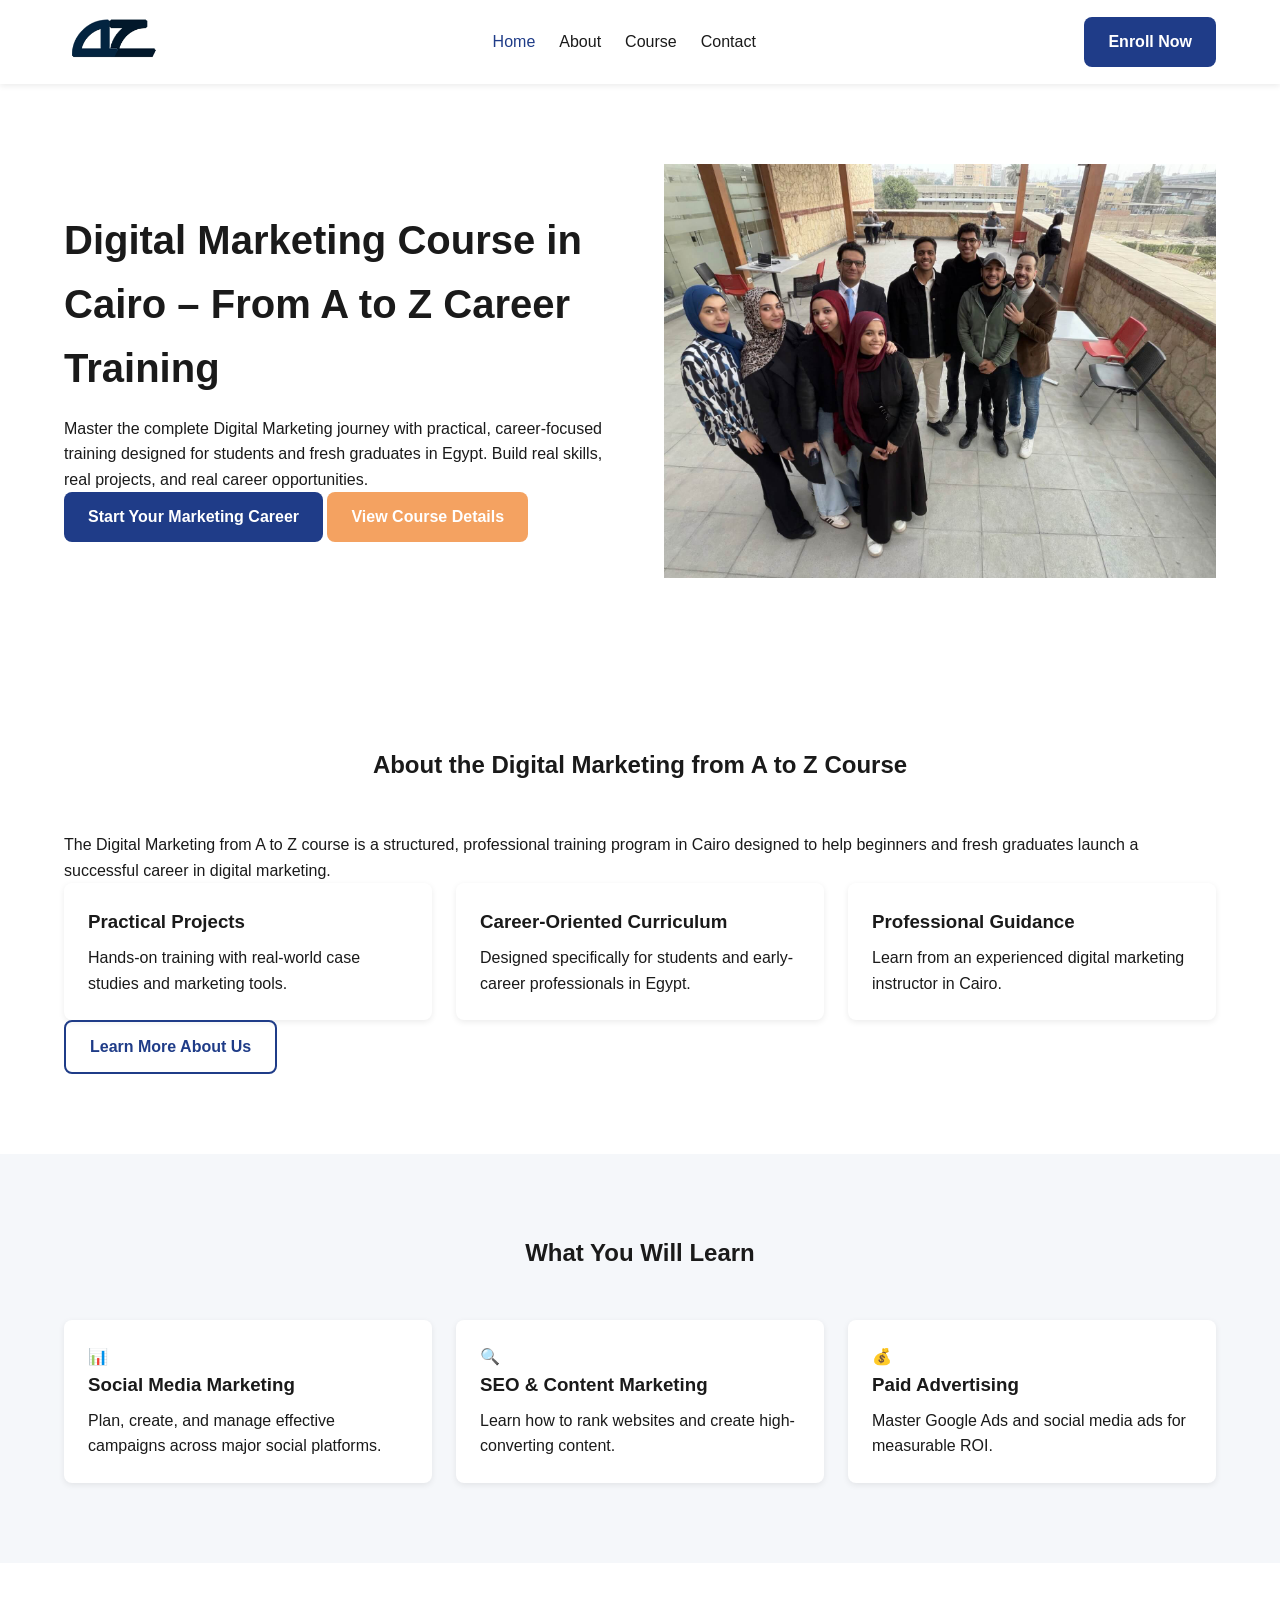
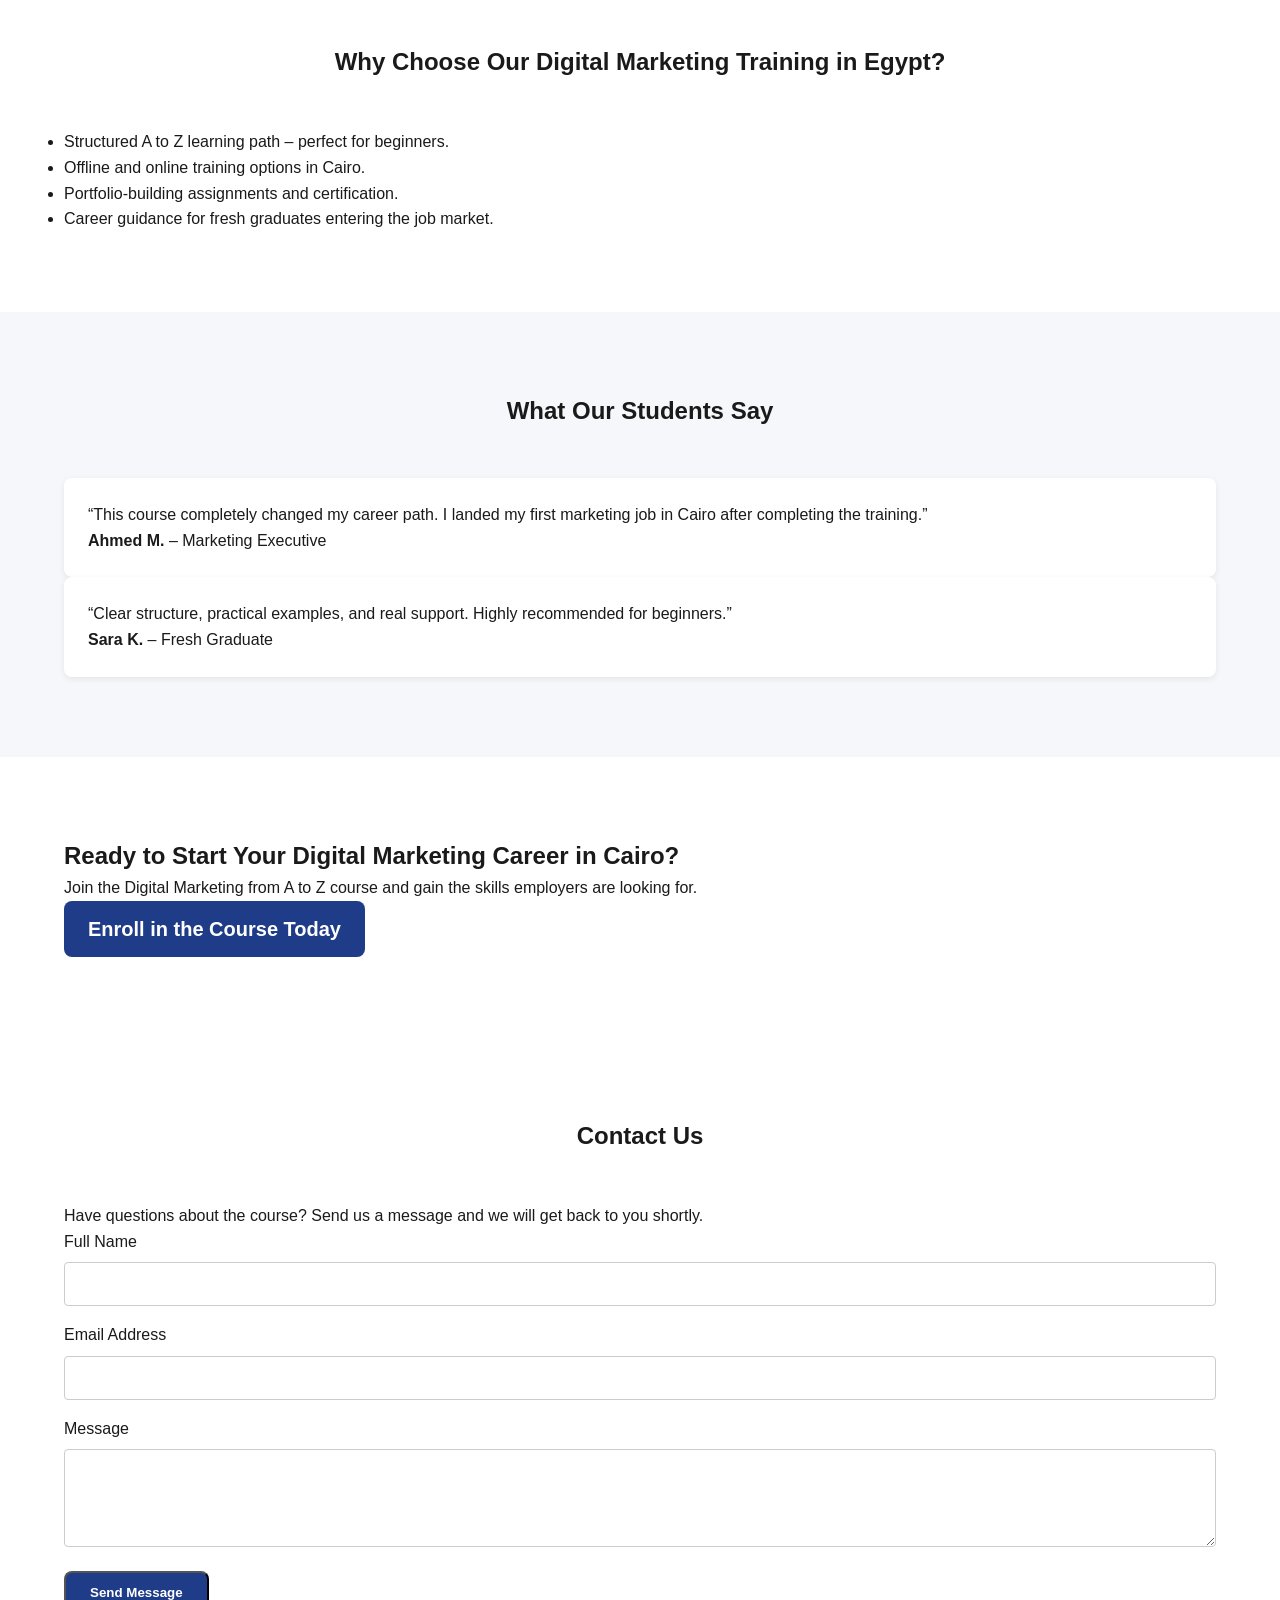
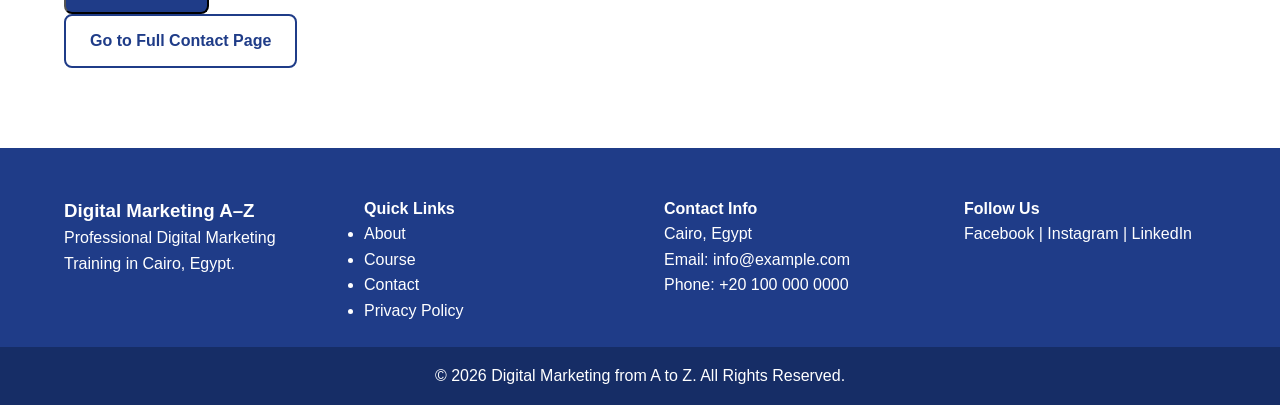
<file: index.html>
<!DOCTYPE html>
<html lang="en">
<head>
<!-- Google tag (gtag.js) -->
<script async src="https://www.googletagmanager.com/gtag/js?id=G-8VX7QD8GP1"></script>
<script>
  window.dataLayer = window.dataLayer || [];
  function gtag(){dataLayer.push(arguments);}
  gtag('js', new Date());

  gtag('config', 'G-8VX7QD8GP1');
</script>
    <!-- Basic Meta -->
    <meta charset="UTF-8">
    <meta http-equiv="X-UA-Compatible" content="IE=edge">
    <meta name="viewport" content="width=device-width, initial-scale=1.0">

    <!-- SEO Meta -->
    <title>Digital Marketing Course in Cairo | Digital Marketing from A to Z</title>
    <meta name="description" content="Join the best Digital Marketing Course in Cairo. Digital Marketing from A to Z training designed for students and fresh graduates in Egypt. Learn practical skills and launch your marketing career.">
    <meta name="keywords" content="Digital Marketing Course in Cairo, Digital Marketing Training Egypt, Digital Marketing Course for Beginners, Digital Marketing from A to Z, Marketing Course for Students Egypt, Learn Digital Marketing in Cairo, Digital Marketing Certification Egypt, Online and Offline Marketing Course Cairo, Best Digital Marketing Instructor in Egypt, Digital Marketing Career for Fresh Graduates">
    <meta name="author" content="Digital Marketing from A to Z">
    <meta name="robots" content="index, follow">
    <link rel="canonical" href="https://dm-six-tau.vercel.app/index.html">

    <!-- Open Graph -->
    <meta property="og:title" content="Digital Marketing Course in Cairo | Digital Marketing from A to Z">
    <meta property="og:description" content="Professional Digital Marketing Training in Egypt. Learn Digital Marketing from A to Z and start your career in Cairo.">
    <meta property="og:type" content="website">
    <meta property="og:url" content="https://dm-six-tau.vercel.app/">
    <meta property="og:image" content="https://dm-six-tau.vercel.app/assets/og-image.jpg">

    <!-- Twitter Card -->
    <meta name="twitter:card" content="summary_large_image">
    <meta name="twitter:title" content="Digital Marketing Course in Cairo">
    <meta name="twitter:description" content="Learn Digital Marketing from A to Z in Cairo. Designed for students and fresh graduates.">
    <meta name="twitter:image" content="https://dm-six-tau.vercel.app/assets/og-image.jpg">
<meta name="google-site-verification" content="6Tqlb5o2DvZ7Md0KZqrXI76yMkRutJjKHarq_cR26zA" />
    <link rel="stylesheet" href="main.css">
</head>
<body>

<header class="header" role="banner">
    <div class="container header__container">
        <div class="header__logo">
            <a href="index.html" aria-label="Digital Marketing from A to Z Home">
               
			   <img class="logo" src="logo.png" alt="Digital Marketing Course from A to Z Home"/>
            </a>
        </div>

        <nav class="nav" role="navigation" aria-label="Main Navigation">
            <ul class="nav__list" id="primary-menu">
                <li class="nav__item"><a href="index.html" class="nav__link nav__link--active">Home</a></li>
                <li class="nav__item"><a href="about.html" class="nav__link">About</a></li>
                <li class="nav__item"><a href="course.html" class="nav__link">Course</a></li>
                <li class="nav__item"><a href="contact.html" class="nav__link">Contact</a></li>
            </ul>
        </nav>

        <div class="header__cta">
            <a href="contact.html" class="btn btn--primary">Enroll Now</a>
        </div>

        <button class="nav-toggle" aria-label="Toggle navigation menu" aria-expanded="false" aria-controls="primary-menu">
            <span class="nav-toggle__bar"></span>
            <span class="nav-toggle__bar"></span>
            <span class="nav-toggle__bar"></span>
        </button>
    </div>
</header>

<main class="main-content" role="main">

    <!-- Hero Section -->
    <section class="hero">
        <div class="container hero__container">
            <div class="hero__content">
                <h1>Digital Marketing Course in Cairo – From A to Z Career Training</h1>
                <p>
                    Master the complete Digital Marketing journey with practical, career-focused training designed for students and fresh graduates in Egypt. Build real skills, real projects, and real career opportunities.
                </p>
                <div class="hero__actions">
                    <a href="contact.html" class="btn btn--primary">Start Your Marketing Career</a>
                    <a href="course.html" class="btn btn--secondary">View Course Details</a>
                </div>
            </div>
            <div class="hero__visual">
                <img src="digital-mrketing-course.jpeg" alt="Digital Marketing Training in Cairo classroom illustration">
            </div>
        </div>
    </section>

    <!-- About Preview -->
    <section class="about-preview section">
        <div class="container">
            <header class="section__header">
                <h2>About the Digital Marketing from A to Z Course</h2>
            </header>
            <article class="about-preview__content">
                <p>
                    The Digital Marketing from A to Z course is a structured, professional training program in Cairo designed to help beginners and fresh graduates launch a successful career in digital marketing.
                </p>
                <div class="about-preview__highlights grid grid--3">
                    <div class="card">
                        <h3 class="card__title">Practical Projects</h3>
                        <p class="card__text">Hands-on training with real-world case studies and marketing tools.</p>
                    </div>
                    <div class="card">
                        <h3 class="card__title">Career-Oriented Curriculum</h3>
                        <p class="card__text">Designed specifically for students and early-career professionals in Egypt.</p>
                    </div>
                    <div class="card">
                        <h3 class="card__title">Professional Guidance</h3>
                        <p class="card__text">Learn from an experienced digital marketing instructor in Cairo.</p>
                    </div>
                </div>
                <div class="section__cta">
                    <a href="about.html" class="btn btn--outline">Learn More About Us</a>
                </div>
            </article>
        </div>
    </section>

    <!-- Services / Features -->
    <section class="features section section--light">
        <div class="container">
            <header class="section__header">
                <h2>What You Will Learn</h2>
            </header>
            <div class="grid grid--3">
                <article class="card">
                    <div class="card__icon" aria-hidden="true">📊</div>
                    <h3 class="card__title">Social Media Marketing</h3>
                    <p class="card__text">Plan, create, and manage effective campaigns across major social platforms.</p>
                </article>

                <article class="card">
                    <div class="card__icon" aria-hidden="true">🔍</div>
                    <h3 class="card__title">SEO & Content Marketing</h3>
                    <p class="card__text">Learn how to rank websites and create high-converting content.</p>
                </article>

                <article class="card">
                    <div class="card__icon" aria-hidden="true">💰</div>
                    <h3 class="card__title">Paid Advertising</h3>
                    <p class="card__text">Master Google Ads and social media ads for measurable ROI.</p>
                </article>
            </div>
        </div>
    </section>

    <!-- Why Choose Us -->
    <section class="why section">
        <div class="container">
            <header class="section__header">
                <h2>Why Choose Our Digital Marketing Training in Egypt?</h2>
            </header>
            <ul class="why__list">
                <li>Structured A to Z learning path – perfect for beginners.</li>
                <li>Offline and online training options in Cairo.</li>
                <li>Portfolio-building assignments and certification.</li>
                <li>Career guidance for fresh graduates entering the job market.</li>
            </ul>
        </div>
    </section>

    <!-- Testimonials -->
    <section class="testimonials section section--light">
        <div class="container">
            <header class="section__header">
                <h2>What Our Students Say</h2>
            </header>
            <div class="testimonials__wrapper" aria-live="polite">
                <article class="card testimonial">
                    <p class="testimonial__text">
                        “This course completely changed my career path. I landed my first marketing job in Cairo after completing the training.”
                    </p>
                    <div class="testimonial__author">
                        <strong>Ahmed M.</strong> – Marketing Executive
                    </div>
                </article>

                <article class="card testimonial">
                    <p class="testimonial__text">
                        “Clear structure, practical examples, and real support. Highly recommended for beginners.”
                    </p>
                    <div class="testimonial__author">
                        <strong>Sara K.</strong> – Fresh Graduate
                    </div>
                </article>
            </div>
        </div>
    </section>

    <!-- Call To Action -->
    <section class="cta section">
        <div class="container cta__container">
            <h2>Ready to Start Your Digital Marketing Career in Cairo?</h2>
            <p>Join the Digital Marketing from A to Z course and gain the skills employers are looking for.</p>
            <a href="contact.html" class="btn btn--primary btn--large">Enroll in the Course Today</a>
        </div>
    </section>

    <!-- Contact Preview -->
    <section class="contact-preview section">
        <div class="container">
            <header class="section__header">
                <h2>Contact Us</h2>
            </header>

            <p>Have questions about the course? Send us a message and we will get back to you shortly.</p>

            <form class="form" action="#" method="post" novalidate aria-labelledby="contact-form-title">
                <div class="form__group">
                    <label for="name" class="form__label">Full Name</label>
                    <input type="text" id="name" name="name" class="form__input" required aria-required="true">
                </div>

                <div class="form__group">
                    <label for="email" class="form__label">Email Address</label>
                    <input type="email" id="email" name="email" class="form__input" required aria-required="true">
                </div>

                <div class="form__group">
                    <label for="message" class="form__label">Message</label>
                    <textarea id="message" name="message" class="form__textarea" rows="4" required aria-required="true"></textarea>
                </div>

                <button type="submit" class="btn btn--primary">Send Message</button>
            </form>

            <div class="section__cta">
                <a href="contact.html" class="btn btn--outline">Go to Full Contact Page</a>
            </div>
        </div>
    </section>

</main>

<footer class="footer" role="contentinfo">
    <div class="container footer__container">
        <div class="footer__brand">
            <h3>Digital Marketing A–Z</h3>
            <p>Professional Digital Marketing Training in Cairo, Egypt.</p>
        </div>

        <div class="footer__links">
            <h4>Quick Links</h4>
            <ul>
                <li><a href="about.html">About</a></li>
                <li><a href="course.html">Course</a></li>
                <li><a href="contact.html">Contact</a></li>
                <li><a href="privacy.html">Privacy Policy</a></li>
            </ul>
        </div>

        <div class="footer__contact">
            <h4>Contact Info</h4>
            <p>Cairo, Egypt</p>
            <p>Email: info@example.com</p>
            <p>Phone: +20 100 000 0000</p>
        </div>

        <div class="footer__social">
            <h4>Follow Us</h4>
            <p>Facebook | Instagram | LinkedIn</p>
        </div>
    </div>

    <div class="footer__bottom">
        <p>&copy; 2026 Digital Marketing from A to Z. All Rights Reserved.</p>
    </div>
</footer>

<script src="main.js"></script>

<!-- Structured Data -->
<script type="application/ld+json">
{
  "@context": "https://schema.org",
  "@type": "EducationalOrganization",
  "name": "Digital Marketing from A to Z",
  "description": "Digital Marketing Course in Cairo for students and fresh graduates in Egypt.",
  "address": {
    "@type": "PostalAddress",
    "addressLocality": "Cairo",
    "addressCountry": "Egypt"
  }
}
</script>

</body>
</html>
</file>
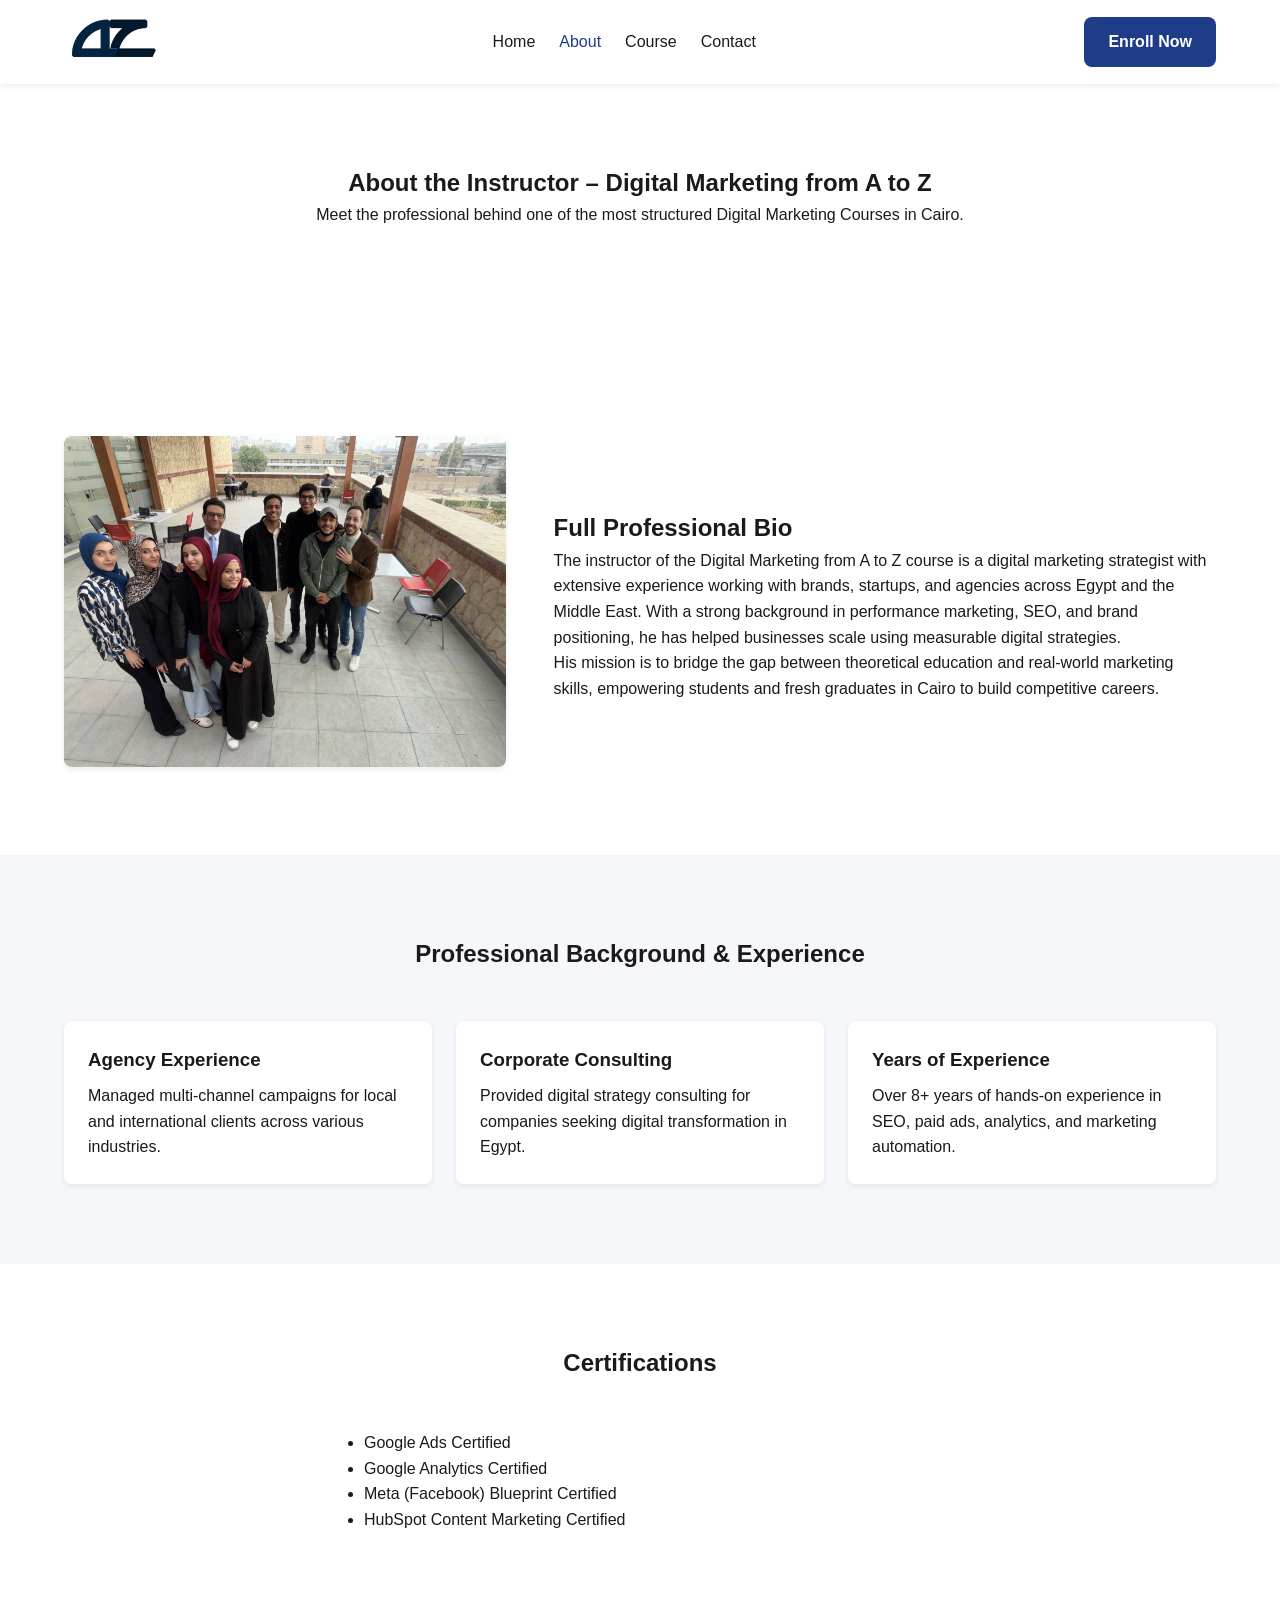
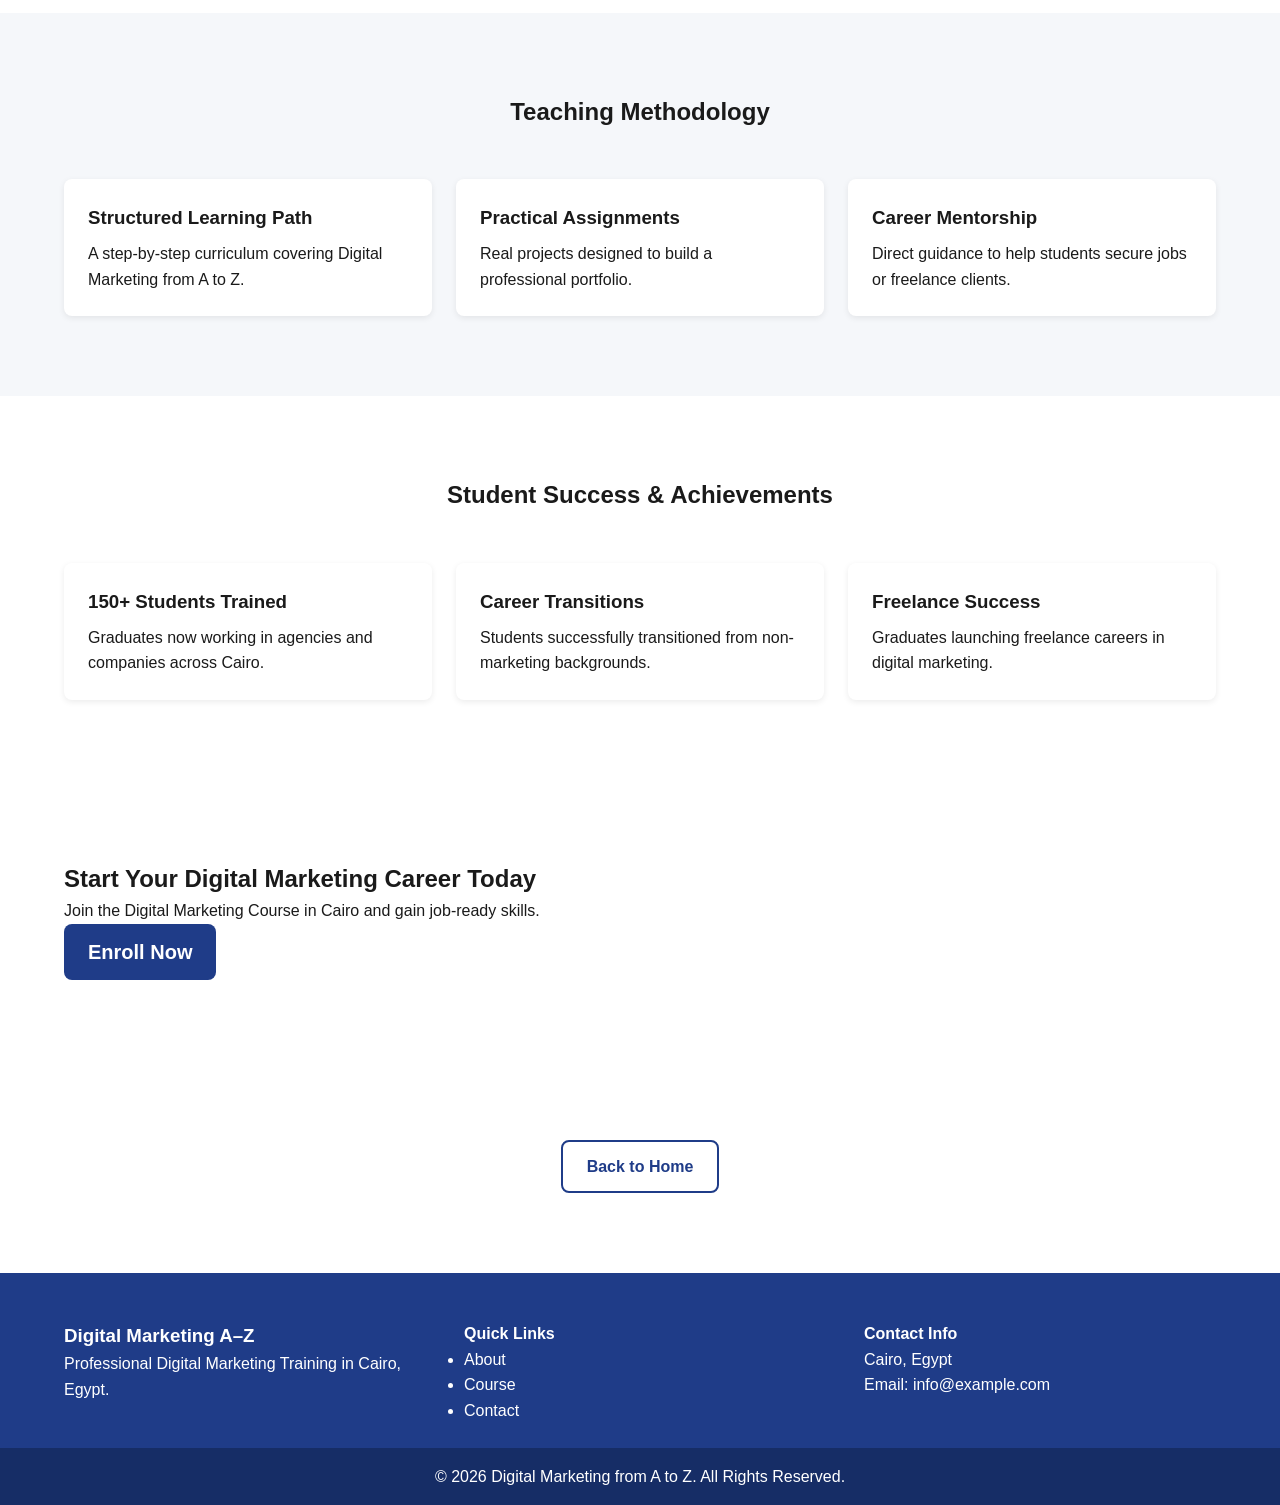
<file: about.html>
<!DOCTYPE html>
<html lang="en">
<head>
<!-- Google tag (gtag.js) -->
<script async src="https://www.googletagmanager.com/gtag/js?id=G-8VX7QD8GP1"></script>
<script>
  window.dataLayer = window.dataLayer || [];
  function gtag(){dataLayer.push(arguments);}
  gtag('js', new Date());

  gtag('config', 'G-8VX7QD8GP1');
</script>
    <!-- Basic Meta -->
    <meta charset="UTF-8">
    <meta http-equiv="X-UA-Compatible" content="IE=edge">
    <meta name="viewport" content="width=device-width, initial-scale=1.0">

    <!-- SEO Meta -->
    <title>About the Instructor | Digital Marketing Course in Cairo</title>
    <meta name="description" content="Meet the instructor behind the Digital Marketing from A to Z course in Cairo. Discover professional experience, certifications, teaching methodology, and student success stories.">
    <meta name="keywords" content="Best Digital Marketing Instructor in Egypt, Digital Marketing Certification Egypt, Digital Marketing Training Egypt, Learn Digital Marketing in Cairo">
    <meta name="author" content="Digital Marketing from A to Z">
    <meta name="robots" content="index, follow">
    <link rel="canonical" href="https://dm-six-tau.vercel.app/about.html">

    <!-- Open Graph -->
    <meta property="og:title" content="About the Instructor | Digital Marketing from A to Z">
    <meta property="og:description" content="Professional background, certifications, and achievements of the Digital Marketing Course instructor in Cairo.">
    <meta property="og:type" content="website">
    <meta property="og:url" content="https://dm-six-tau.vercel.app/about.html">
    <meta property="og:image" content="https://dm-six-tau.vercel.app/assets/og-image.jpg">

    <!-- Twitter -->
    <meta name="twitter:card" content="summary_large_image">
    <meta name="twitter:title" content="About the Digital Marketing Instructor">
    <meta name="twitter:description" content="Learn about the experience and achievements behind the Digital Marketing Course in Cairo.">
    <meta name="twitter:image" content="https://dm-six-tau.vercel.app/assets/og-image.jpg">

    <link rel="stylesheet" href="main.css">
</head>
<body>

<header class="header" role="banner">
    <div class="container header__container">
        <div class="header__logo">
            <a href="index.html" aria-label="Digital Marketing from A to Z Home">
               			   <img class="logo" src="logo.png" alt="Digital Marketing Course from A to Z Home"/>
            </a>
        </div>

        <nav class="nav" role="navigation" aria-label="Main Navigation">
            <ul class="nav__list" id="primary-menu">
                <li class="nav__item"><a href="index.html" class="nav__link">Home</a></li>
                <li class="nav__item"><a href="about.html" class="nav__link nav__link--active">About</a></li>
                <li class="nav__item"><a href="course.html" class="nav__link">Course</a></li>
                <li class="nav__item"><a href="contact.html" class="nav__link">Contact</a></li>
            </ul>
        </nav>

        <div class="header__cta">
            <a href="contact.html" class="btn btn--primary">Enroll Now</a>
        </div>

        <button class="nav-toggle" aria-label="Toggle navigation menu" aria-expanded="false" aria-controls="primary-menu">
            <span class="nav-toggle__bar"></span>
            <span class="nav-toggle__bar"></span>
            <span class="nav-toggle__bar"></span>
        </button>
    </div>
</header>

<main class="main-content" role="main">

    <!-- Page Hero -->
    <section class="section about-hero">
        <div class="container">
            <header class="section__header">
                <h1>About the Instructor – Digital Marketing from A to Z</h1>
                <p>
                    Meet the professional behind one of the most structured Digital Marketing Courses in Cairo.
                </p>
            </header>
        </div>
    </section>

    <!-- Instructor Bio -->
    <section class="section">
        <div class="container about-layout">
            <div class="about-layout__image">
                <img src="digital-mrketing-course.jpeg" alt="Digital Marketing Instructor in Cairo">
            </div>
            <article class="about-layout__content">
                <h2>Full Professional Bio</h2>
                <p>
                    The instructor of the Digital Marketing from A to Z course is a digital marketing strategist with extensive experience working with brands, startups, and agencies across Egypt and the Middle East. With a strong background in performance marketing, SEO, and brand positioning, he has helped businesses scale using measurable digital strategies.
                </p>
                <p>
                    His mission is to bridge the gap between theoretical education and real-world marketing skills, empowering students and fresh graduates in Cairo to build competitive careers.
                </p>
            </article>
        </div>
    </section>

    <!-- Professional Background -->
    <section class="section section--light">
        <div class="container">
            <header class="section__header">
                <h2>Professional Background & Experience</h2>
            </header>

            <div class="grid grid--3">
                <article class="card">
                    <h3 class="card__title">Agency Experience</h3>
                    <p class="card__text">
                        Managed multi-channel campaigns for local and international clients across various industries.
                    </p>
                </article>

                <article class="card">
                    <h3 class="card__title">Corporate Consulting</h3>
                    <p class="card__text">
                        Provided digital strategy consulting for companies seeking digital transformation in Egypt.
                    </p>
                </article>

                <article class="card">
                    <h3 class="card__title">Years of Experience</h3>
                    <p class="card__text">
                        Over 8+ years of hands-on experience in SEO, paid ads, analytics, and marketing automation.
                    </p>
                </article>
            </div>
        </div>
    </section>

    <!-- Certifications -->
    <section class="section">
        <div class="container">
            <header class="section__header">
                <h2>Certifications</h2>
            </header>

            <ul class="certifications__list">
                <li>Google Ads Certified</li>
                <li>Google Analytics Certified</li>
                <li>Meta (Facebook) Blueprint Certified</li>
                <li>HubSpot Content Marketing Certified</li>
            </ul>
        </div>
    </section>

    <!-- Teaching Methodology -->
    <section class="section section--light">
        <div class="container">
            <header class="section__header">
                <h2>Teaching Methodology</h2>
            </header>

            <div class="grid grid--3">
                <article class="card">
                    <h3 class="card__title">Structured Learning Path</h3>
                    <p class="card__text">
                        A step-by-step curriculum covering Digital Marketing from A to Z.
                    </p>
                </article>

                <article class="card">
                    <h3 class="card__title">Practical Assignments</h3>
                    <p class="card__text">
                        Real projects designed to build a professional portfolio.
                    </p>
                </article>

                <article class="card">
                    <h3 class="card__title">Career Mentorship</h3>
                    <p class="card__text">
                        Direct guidance to help students secure jobs or freelance clients.
                    </p>
                </article>
            </div>
        </div>
    </section>

    <!-- Success Stories -->
    <section class="section">
        <div class="container">
            <header class="section__header">
                <h2>Student Success & Achievements</h2>
            </header>

            <div class="grid grid--3">
                <article class="card">
                    <h3 class="card__title">150+ Students Trained</h3>
                    <p class="card__text">Graduates now working in agencies and companies across Cairo.</p>
                </article>

                <article class="card">
                    <h3 class="card__title">Career Transitions</h3>
                    <p class="card__text">Students successfully transitioned from non-marketing backgrounds.</p>
                </article>

                <article class="card">
                    <h3 class="card__title">Freelance Success</h3>
                    <p class="card__text">Graduates launching freelance careers in digital marketing.</p>
                </article>
            </div>
        </div>
    </section>

    <!-- CTA Section -->
    <section class="cta section">
        <div class="container cta__container">
            <h2>Start Your Digital Marketing Career Today</h2>
            <p>Join the Digital Marketing Course in Cairo and gain job-ready skills.</p>
            <a href="contact.html" class="btn btn--primary btn--large">Enroll Now</a>
        </div>
    </section>

    <!-- Back to Home -->
    <section class="section">
        <div class="container section__cta" style="text-align:center;">
            <a href="index.html" class="btn btn--outline">Back to Home</a>
        </div>
    </section>

</main>

<footer class="footer" role="contentinfo">
    <div class="container footer__container">
        <div class="footer__brand">
            <h3>Digital Marketing A–Z</h3>
            <p>Professional Digital Marketing Training in Cairo, Egypt.</p>
        </div>

        <div class="footer__links">
            <h4>Quick Links</h4>
            <ul>
                <li><a href="about.html">About</a></li>
                <li><a href="course.html">Course</a></li>
                <li><a href="contact.html">Contact</a></li>
            </ul>
        </div>

        <div class="footer__contact">
            <h4>Contact Info</h4>
            <p>Cairo, Egypt</p>
            <p>Email: info@example.com</p>
        </div>
    </div>

    <div class="footer__bottom">
        <p>&copy; 2026 Digital Marketing from A to Z. All Rights Reserved.</p>
    </div>
</footer>

<script src="main.js"></script>

<!-- Structured Data -->
<script type="application/ld+json">
{
  "@context": "https://schema.org",
  "@type": "Person",
  "name": "Digital Marketing Instructor",
  "jobTitle": "Digital Marketing Strategist & Trainer",
  "worksFor": {
    "@type": "EducationalOrganization",
    "name": "Digital Marketing from A to Z"
  },
  "address": {
    "@type": "PostalAddress",
    "addressLocality": "Cairo",
    "addressCountry": "Egypt"
  }
}
</script>

</body>
</html>
</file>
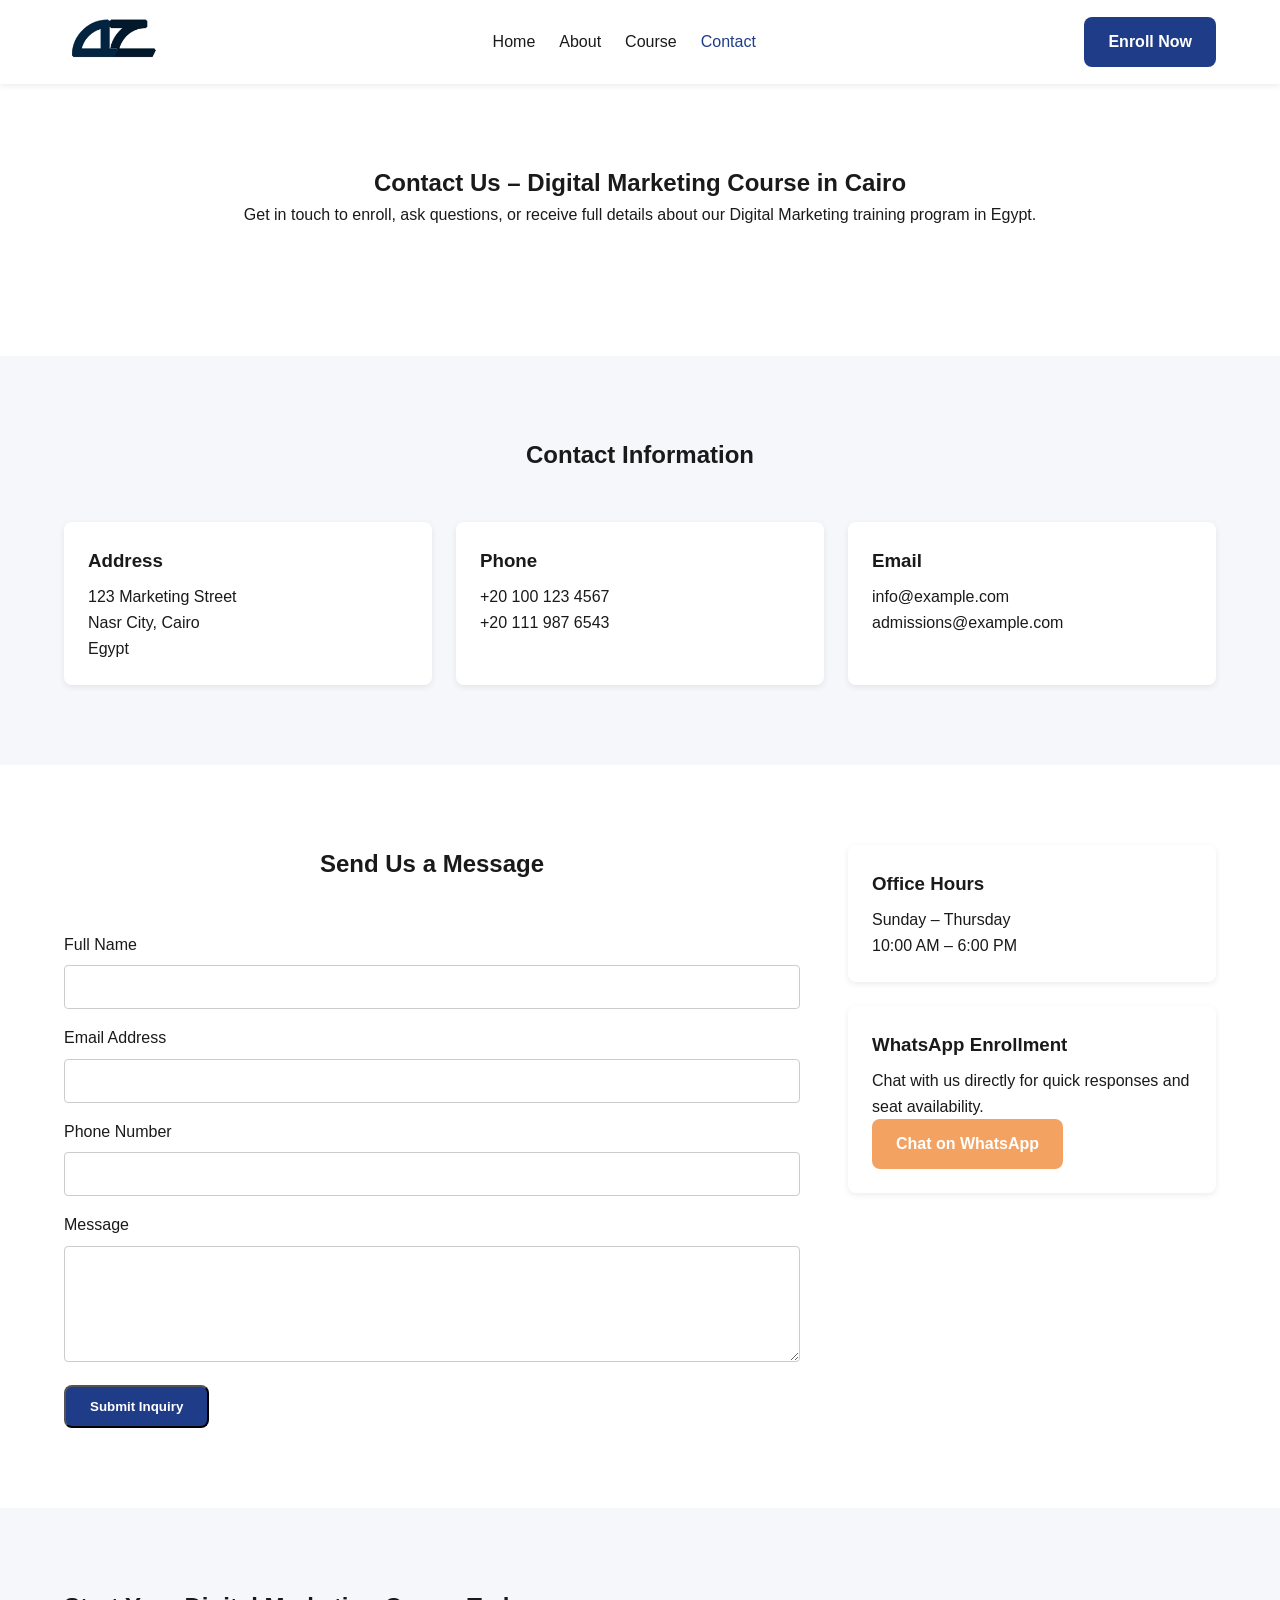
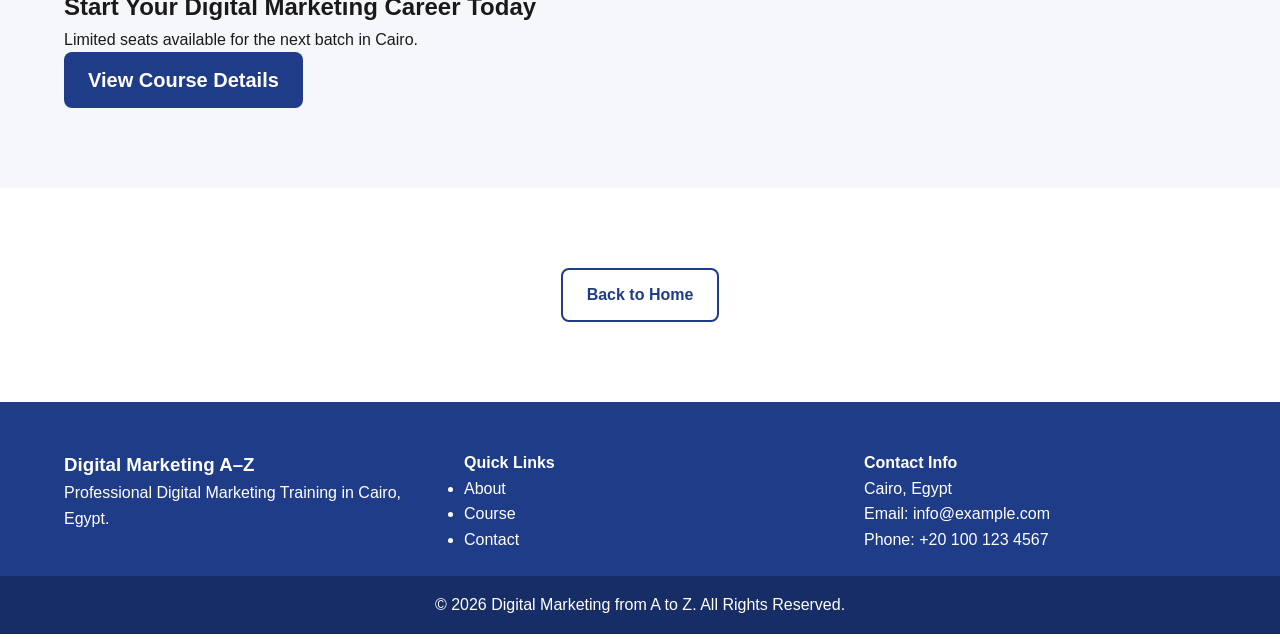
<file: contact.html>
<!DOCTYPE html>
<html lang="en">
<head>

<!-- Google tag (gtag.js) -->
<script async src="https://www.googletagmanager.com/gtag/js?id=G-8VX7QD8GP1"></script>
<script>
  window.dataLayer = window.dataLayer || [];
  function gtag(){dataLayer.push(arguments);}
  gtag('js', new Date());

  gtag('config', 'G-8VX7QD8GP1');
</script>

    <!-- Basic Meta -->
    <meta charset="UTF-8">
    <meta http-equiv="X-UA-Compatible" content="IE=edge">
    <meta name="viewport" content="width=device-width, initial-scale=1.0">

    <!-- SEO Meta -->
    <title>Contact Us | Digital Marketing Course in Cairo</title>
    <meta name="description" content="Contact us to enroll in the Digital Marketing Course in Cairo. Get details about schedules, pricing, and training options in Egypt.">
    <meta name="keywords" content="Digital Marketing Course in Cairo, Digital Marketing Training Egypt, Marketing Course for Students Egypt, Learn Digital Marketing in Cairo">
    <meta name="author" content="Digital Marketing from A to Z">
    <meta name="robots" content="index, follow">
    <link rel="canonical" href="https://dm-six-tau.vercel.app/contact.html">

    <!-- Open Graph -->
    <meta property="og:title" content="Contact | Digital Marketing from A to Z">
    <meta property="og:description" content="Get in touch to enroll in the Digital Marketing Course in Cairo.">
    <meta property="og:type" content="website">
    <meta property="og:url" content="https://dm-six-tau.vercel.app/contact.html">
    <meta property="og:image" content="https://dm-six-tau.vercel.app/assets/og-image.jpg">

    <!-- Twitter -->
    <meta name="twitter:card" content="summary_large_image">
    <meta name="twitter:title" content="Contact Digital Marketing Course Cairo">
    <meta name="twitter:description" content="Reach out for enrollment and course details.">
    <meta name="twitter:image" content="https://dm-six-tau.vercel.app/assets/og-image.jpg">

    <link rel="stylesheet" href="main.css">
</head>
<body>

<header class="header" role="banner">
    <div class="container header__container">
        <div class="header__logo">
            <a href="index.html" aria-label="Digital Marketing from A to Z Home">
               			   <img class="logo" src="logo.png" alt="Digital Marketing Course from A to Z Home"/>
            </a>
        </div>

        <nav class="nav" role="navigation" aria-label="Main Navigation">
            <ul class="nav__list" id="primary-menu">
                <li class="nav__item"><a href="index.html" class="nav__link">Home</a></li>
                <li class="nav__item"><a href="about.html" class="nav__link">About</a></li>
                <li class="nav__item"><a href="course.html" class="nav__link">Course</a></li>
                <li class="nav__item"><a href="contact.html" class="nav__link nav__link--active">Contact</a></li>
            </ul>
        </nav>

        <div class="header__cta">
            <a href="contact.html" class="btn btn--primary">Enroll Now</a>
        </div>

        <button class="nav-toggle" aria-label="Toggle navigation menu" aria-expanded="false" aria-controls="primary-menu">
            <span class="nav-toggle__bar"></span>
            <span class="nav-toggle__bar"></span>
            <span class="nav-toggle__bar"></span>
        </button>
    </div>
</header>

<main class="main-content" role="main">

    <!-- Page Hero -->
    <section class="section">
        <div class="container">
            <header class="section__header">
                <h1>Contact Us – Digital Marketing Course in Cairo</h1>
                <p>
                    Get in touch to enroll, ask questions, or receive full details about our Digital Marketing training program in Egypt.
                </p>
            </header>
        </div>
    </section>

    <!-- Contact Information -->
    <section class="section section--light">
        <div class="container">
            <header class="section__header">
                <h2>Contact Information</h2>
            </header>

            <div class="grid grid--3">
                <article class="card">
                    <h3 class="card__title">Address</h3>
                    <p class="card__text">
                        123 Marketing Street<br>
                        Nasr City, Cairo<br>
                        Egypt
                    </p>
                </article>

                <article class="card">
                    <h3 class="card__title">Phone</h3>
                    <p class="card__text">
                        +20 100 123 4567<br>
                        +20 111 987 6543
                    </p>
                </article>

                <article class="card">
                    <h3 class="card__title">Email</h3>
                    <p class="card__text">
                        info@example.com<br>
                        admissions@example.com
                    </p>
                </article>
            </div>
        </div>
    </section>

    <!-- Contact Form -->
    <section class="section">
        <div class="container contact-layout">

            <div class="contact-layout__form">
                <header class="section__header">
                    <h2>Send Us a Message</h2>
                </header>

                <form class="form" action="#" method="post" novalidate aria-labelledby="contact-form-heading">
                    
                    <div class="form__group">
                        <label for="full-name" class="form__label">Full Name</label>
                        <input type="text" id="full-name" name="full-name" class="form__input" required aria-required="true">
                    </div>

                    <div class="form__group">
                        <label for="email" class="form__label">Email Address</label>
                        <input type="email" id="email" name="email" class="form__input" required aria-required="true">
                    </div>

                    <div class="form__group">
                        <label for="phone" class="form__label">Phone Number</label>
                        <input type="tel" id="phone" name="phone" class="form__input">
                    </div>

                    <div class="form__group">
                        <label for="message" class="form__label">Message</label>
                        <textarea id="message" name="message" rows="5" class="form__textarea" required aria-required="true"></textarea>
                    </div>

                    <button type="submit" class="btn btn--primary">Submit Inquiry</button>
                </form>
            </div>

            <aside class="contact-layout__details">
                <div class="card">
                    <h3 class="card__title">Office Hours</h3>
                    <p class="card__text">
                        Sunday – Thursday<br>
                        10:00 AM – 6:00 PM
                    </p>
                </div>

                <div class="card">
                    <h3 class="card__title">WhatsApp Enrollment</h3>
                    <p class="card__text">
                        Chat with us directly for quick responses and seat availability.
                    </p>
                    <a href="#" class="btn btn--secondary">Chat on WhatsApp</a>
                </div>
            </aside>

        </div>
    </section>

    <!-- CTA -->
    <section class="cta section section--light">
        <div class="container cta__container">
            <h2>Start Your Digital Marketing Career Today</h2>
            <p>Limited seats available for the next batch in Cairo.</p>
            <a href="course.html" class="btn btn--primary btn--large">View Course Details</a>
        </div>
    </section>

    <!-- Back to Home -->
    <section class="section">
        <div class="container section__cta" style="text-align:center;">
            <a href="index.html" class="btn btn--outline">Back to Home</a>
        </div>
    </section>

</main>

<footer class="footer" role="contentinfo">
    <div class="container footer__container">
        <div class="footer__brand">
            <h3>Digital Marketing A–Z</h3>
            <p>Professional Digital Marketing Training in Cairo, Egypt.</p>
        </div>

        <div class="footer__links">
            <h4>Quick Links</h4>
            <ul>
                <li><a href="about.html">About</a></li>
                <li><a href="course.html">Course</a></li>
                <li><a href="contact.html">Contact</a></li>
            </ul>
        </div>

        <div class="footer__contact">
            <h4>Contact Info</h4>
            <p>Cairo, Egypt</p>
            <p>Email: info@example.com</p>
            <p>Phone: +20 100 123 4567</p>
        </div>
    </div>

    <div class="footer__bottom">
        <p>&copy; 2026 Digital Marketing from A to Z. All Rights Reserved.</p>
    </div>
</footer>

<script src="main.js"></script>

<!-- Structured Data -->
<script type="application/ld+json">
{
  "@context": "https://schema.org",
  "@type": "EducationalOrganization",
  "name": "Digital Marketing from A to Z",
  "address": {
    "@type": "PostalAddress",
    "streetAddress": "123 Marketing Street",
    "addressLocality": "Cairo",
    "addressCountry": "Egypt"
  },
  "contactPoint": {
    "@type": "ContactPoint",
    "telephone": "+201001234567",
    "contactType": "customer service"
  }
}
</script>

</body>
</html>
</file>
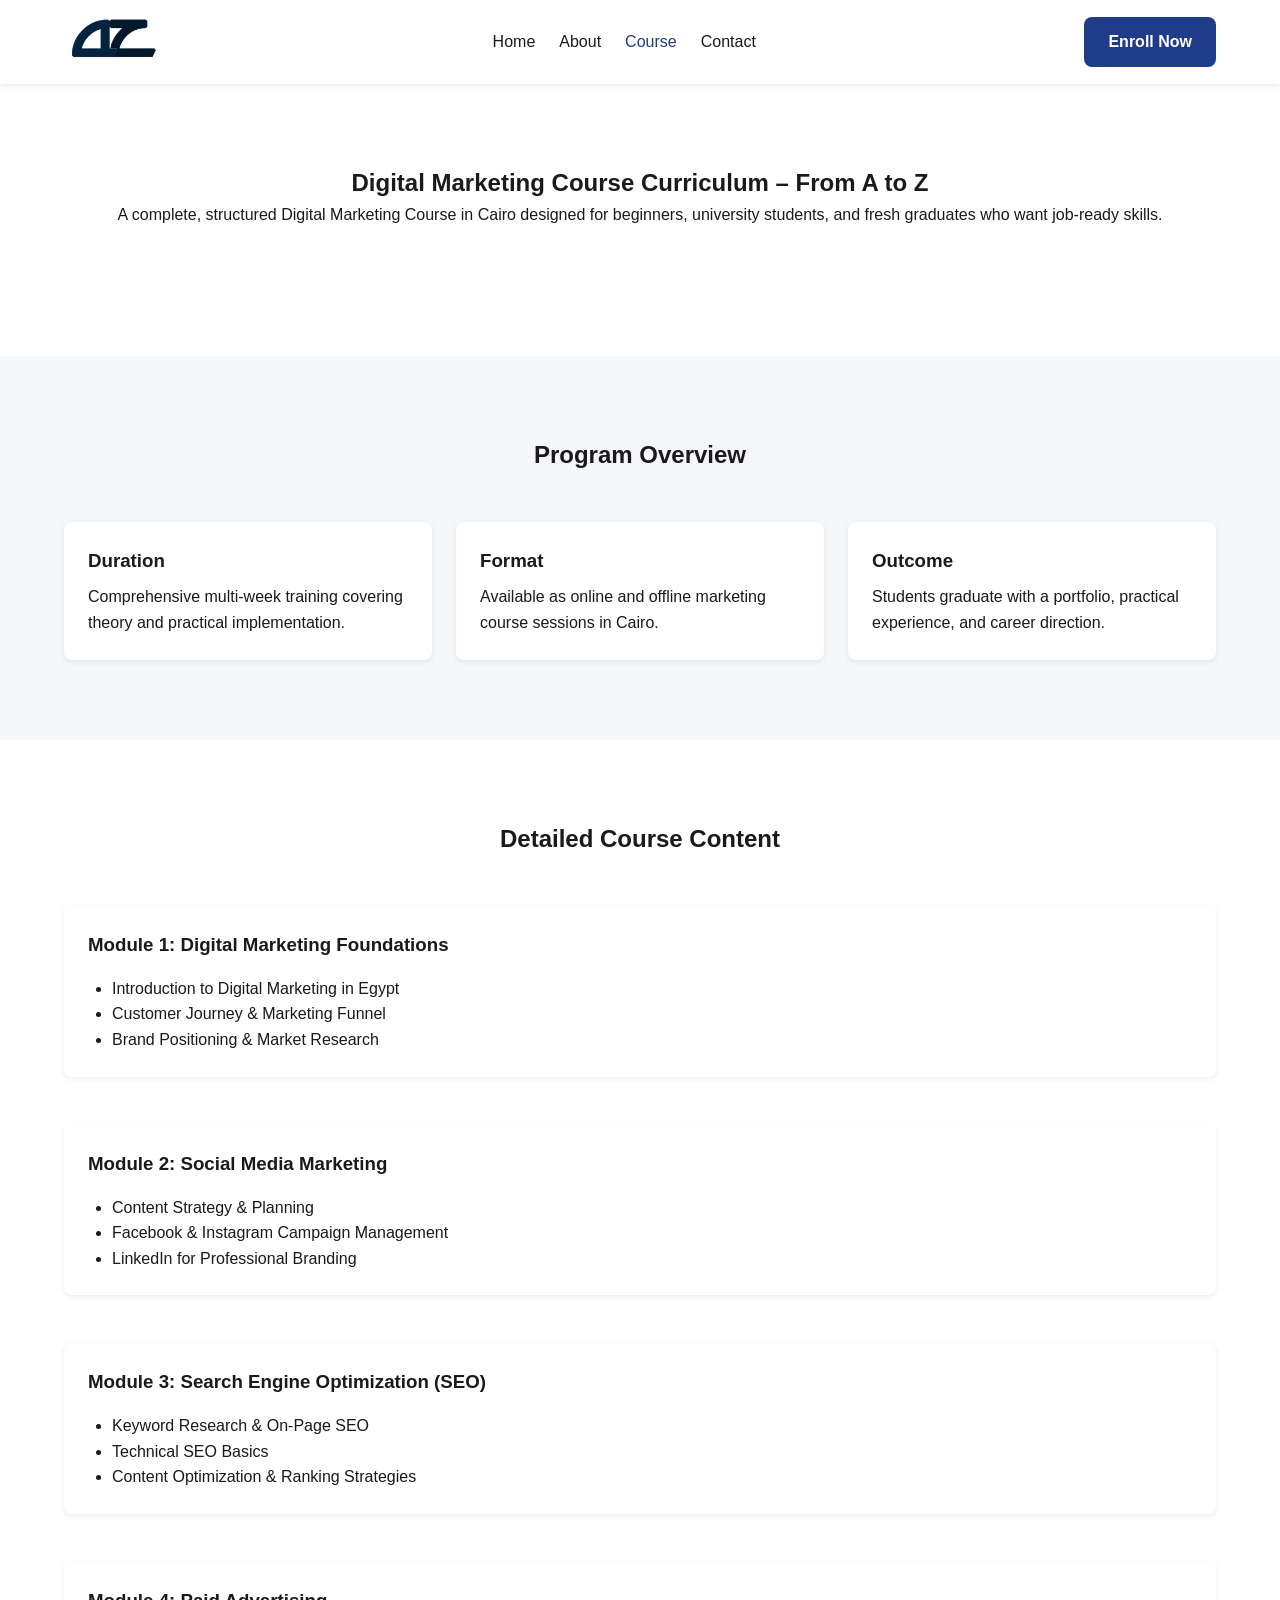
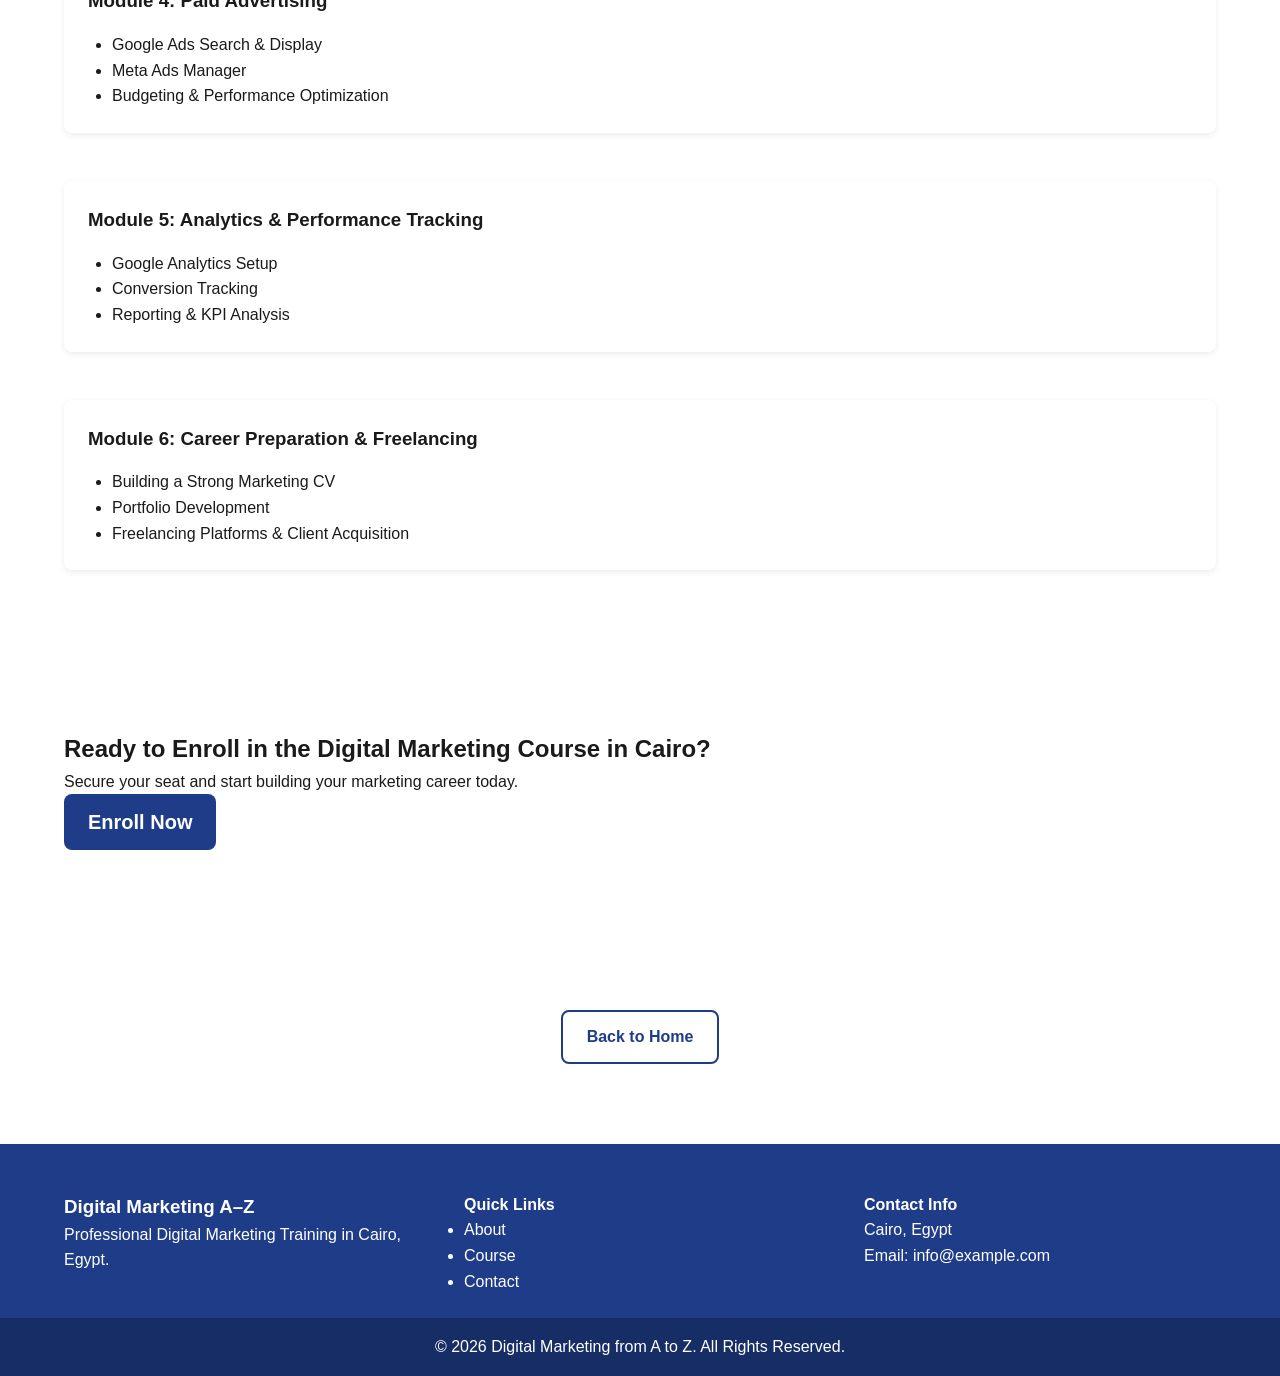
<file: course.html>
<!DOCTYPE html>
<html lang="en">
<head>
<!-- Google tag (gtag.js) -->
<script async src="https://www.googletagmanager.com/gtag/js?id=G-8VX7QD8GP1"></script>
<script>
  window.dataLayer = window.dataLayer || [];
  function gtag(){dataLayer.push(arguments);}
  gtag('js', new Date());

  gtag('config', 'G-8VX7QD8GP1');
</script>
    <!-- Basic Meta -->
    <meta charset="UTF-8">
    <meta http-equiv="X-UA-Compatible" content="IE=edge">
    <meta name="viewport" content="width=device-width, initial-scale=1.0">

    <!-- SEO Meta -->
    <title>Course Curriculum | Digital Marketing from A to Z in Cairo</title>
    <meta name="description" content="Explore the complete Digital Marketing from A to Z course curriculum in Cairo. A structured program covering SEO, social media, paid ads, analytics, and career preparation.">
    <meta name="keywords" content="Digital Marketing Course in Cairo, Digital Marketing Course for Beginners, Digital Marketing Training Egypt, Learn Digital Marketing in Cairo, Online and Offline Marketing Course Cairo">
    <meta name="author" content="Digital Marketing from A to Z">
    <meta name="robots" content="index, follow">
    <link rel="canonical" href="https://dm-six-tau.vercel.app/course.html">

    <!-- Open Graph -->
    <meta property="og:title" content="Course Curriculum | Digital Marketing from A to Z">
    <meta property="og:description" content="Full Digital Marketing Course content in Cairo. Structured A to Z training for students and fresh graduates in Egypt.">
    <meta property="og:type" content="website">
    <meta property="og:url" content="https://dm-six-tau.vercel.app/course.html">
    <meta property="og:image" content="https://dm-six-tau.vercel.app/assets/og-image.jpg">

    <!-- Twitter -->
    <meta name="twitter:card" content="summary_large_image">
    <meta name="twitter:title" content="Digital Marketing Course Curriculum Cairo">
    <meta name="twitter:description" content="Complete Digital Marketing training program in Egypt covering SEO, paid ads, social media, and analytics.">
    <meta name="twitter:image" content="https://dm-six-tau.vercel.app/assets/og-image.jpg">

    <link rel="stylesheet" href="main.css">
</head>
<body>

<header class="header" role="banner">
    <div class="container header__container">
        <div class="header__logo">
            <a href="index.html" aria-label="Digital Marketing from A to Z Home">
               			   <img class="logo" src="logo.png" alt="Digital Marketing Course from A to Z Home"/>
            </a>
        </div>

        <nav class="nav" role="navigation" aria-label="Main Navigation">
            <ul class="nav__list" id="primary-menu">
                <li class="nav__item"><a href="index.html" class="nav__link">Home</a></li>
                <li class="nav__item"><a href="about.html" class="nav__link">About</a></li>
                <li class="nav__item"><a href="course.html" class="nav__link nav__link--active">Course</a></li>
                <li class="nav__item"><a href="contact.html" class="nav__link">Contact</a></li>
            </ul>
        </nav>

        <div class="header__cta">
            <a href="contact.html" class="btn btn--primary">Enroll Now</a>
        </div>

        <button class="nav-toggle" aria-label="Toggle navigation menu" aria-expanded="false" aria-controls="primary-menu">
            <span class="nav-toggle__bar"></span>
            <span class="nav-toggle__bar"></span>
            <span class="nav-toggle__bar"></span>
        </button>
    </div>
</header>

<main class="main-content" role="main">

    <!-- Page Hero -->
    <section class="section">
        <div class="container">
            <header class="section__header">
                <h1>Digital Marketing Course Curriculum – From A to Z</h1>
                <p>
                    A complete, structured Digital Marketing Course in Cairo designed for beginners, university students, and fresh graduates who want job-ready skills.
                </p>
            </header>
        </div>
    </section>

    <!-- Course Overview -->
    <section class="section section--light">
        <div class="container">
            <header class="section__header">
                <h2>Program Overview</h2>
            </header>

            <div class="grid grid--3">
                <article class="card">
                    <h3 class="card__title">Duration</h3>
                    <p class="card__text">Comprehensive multi-week training covering theory and practical implementation.</p>
                </article>

                <article class="card">
                    <h3 class="card__title">Format</h3>
                    <p class="card__text">Available as online and offline marketing course sessions in Cairo.</p>
                </article>

                <article class="card">
                    <h3 class="card__title">Outcome</h3>
                    <p class="card__text">Students graduate with a portfolio, practical experience, and career direction.</p>
                </article>
            </div>
        </div>
    </section>

    <!-- Detailed Course Content -->
    <section class="section">
        <div class="container">
            <header class="section__header">
                <h2>Detailed Course Content</h2>
            </header>

            <div class="course-modules">

                <article class="course-module">
                    <h3 class="course-module__title">Module 1: Digital Marketing Foundations</h3>
                    <ul class="course-module__list">
                        <li>Introduction to Digital Marketing in Egypt</li>
                        <li>Customer Journey & Marketing Funnel</li>
                        <li>Brand Positioning & Market Research</li>
                    </ul>
                </article>

                <article class="course-module">
                    <h3 class="course-module__title">Module 2: Social Media Marketing</h3>
                    <ul class="course-module__list">
                        <li>Content Strategy & Planning</li>
                        <li>Facebook & Instagram Campaign Management</li>
                        <li>LinkedIn for Professional Branding</li>
                    </ul>
                </article>

                <article class="course-module">
                    <h3 class="course-module__title">Module 3: Search Engine Optimization (SEO)</h3>
                    <ul class="course-module__list">
                        <li>Keyword Research & On-Page SEO</li>
                        <li>Technical SEO Basics</li>
                        <li>Content Optimization & Ranking Strategies</li>
                    </ul>
                </article>

                <article class="course-module">
                    <h3 class="course-module__title">Module 4: Paid Advertising</h3>
                    <ul class="course-module__list">
                        <li>Google Ads Search & Display</li>
                        <li>Meta Ads Manager</li>
                        <li>Budgeting & Performance Optimization</li>
                    </ul>
                </article>

                <article class="course-module">
                    <h3 class="course-module__title">Module 5: Analytics & Performance Tracking</h3>
                    <ul class="course-module__list">
                        <li>Google Analytics Setup</li>
                        <li>Conversion Tracking</li>
                        <li>Reporting & KPI Analysis</li>
                    </ul>
                </article>

                <article class="course-module">
                    <h3 class="course-module__title">Module 6: Career Preparation & Freelancing</h3>
                    <ul class="course-module__list">
                        <li>Building a Strong Marketing CV</li>
                        <li>Portfolio Development</li>
                        <li>Freelancing Platforms & Client Acquisition</li>
                    </ul>
                </article>

            </div>
        </div>
    </section>

    <!-- CTA -->
    <section class="cta section">
        <div class="container cta__container">
            <h2>Ready to Enroll in the Digital Marketing Course in Cairo?</h2>
            <p>Secure your seat and start building your marketing career today.</p>
            <a href="contact.html" class="btn btn--primary btn--large">Enroll Now</a>
        </div>
    </section>

    <!-- Back to Home -->
    <section class="section">
        <div class="container section__cta" style="text-align:center;">
            <a href="index.html" class="btn btn--outline">Back to Home</a>
        </div>
    </section>

</main>

<footer class="footer" role="contentinfo">
    <div class="container footer__container">
        <div class="footer__brand">
            <h3>Digital Marketing A–Z</h3>
            <p>Professional Digital Marketing Training in Cairo, Egypt.</p>
        </div>

        <div class="footer__links">
            <h4>Quick Links</h4>
            <ul>
                <li><a href="about.html">About</a></li>
                <li><a href="course.html">Course</a></li>
                <li><a href="contact.html">Contact</a></li>
            </ul>
        </div>

        <div class="footer__contact">
            <h4>Contact Info</h4>
            <p>Cairo, Egypt</p>
            <p>Email: info@example.com</p>
        </div>
    </div>

    <div class="footer__bottom">
        <p>&copy; 2026 Digital Marketing from A to Z. All Rights Reserved.</p>
    </div>
</footer>

<script src="main.js"></script>

<!-- Structured Data -->
<script type="application/ld+json">
{
  "@context": "https://schema.org",
  "@type": "Course",
  "name": "Digital Marketing from A to Z",
  "description": "Comprehensive Digital Marketing Course in Cairo covering SEO, social media, paid ads, analytics, and career preparation.",
  "provider": {
    "@type": "EducationalOrganization",
    "name": "Digital Marketing from A to Z",
    "address": {
      "@type": "PostalAddress",
      "addressLocality": "Cairo",
      "addressCountry": "Egypt"
    }
  }
}
</script>

</body>
</html>
</file>
<file: main.css>
/* ==============================
   ROOT VARIABLES (Design System)
============================== */
:root {
    /* Colors */
    --color-primary: #1f3c88;
    --color-primary-dark: #162d66;
    --color-accent: #f4a261;
    --color-white: #ffffff;
    --color-light: #f5f7fa;
    --color-gray: #6c757d;
    --color-dark: #1a1a1a;

    /* Typography */
    --font-family-base: 'Segoe UI', Tahoma, Geneva, Verdana, sans-serif;
    --font-size-xs: 0.75rem;
    --font-size-sm: 0.875rem;
    --font-size-md: 1rem;
    --font-size-lg: 1.25rem;
    --font-size-xl: 1.75rem;
    --font-size-xxl: 2.5rem;

    /* Spacing */
    --space-xs: 0.5rem;
    --space-sm: 1rem;
    --space-md: 1.5rem;
    --space-lg: 3rem;
    --space-xl: 5rem;

    /* Layout */
    --container-width: 1200px;
    --border-radius-sm: 4px;
    --border-radius-md: 8px;
    --shadow-sm: 0 2px 6px rgba(0,0,0,0.08);
    --shadow-md: 0 6px 18px rgba(0,0,0,0.1);

    /* Transition */
    --transition: all 0.3s ease;
}

/* ==============================
   RESET & BASE
============================== */
*,
*::before,
*::after {
    box-sizing: border-box;
    margin: 0;
    padding: 0;
}

body {
    font-family: var(--font-family-base);
    font-size: var(--font-size-md);
    color: var(--color-dark);
    line-height: 1.6;
    background-color: var(--color-white);
}

img {
    max-width: 100%;
    height: auto;
}

/* ==============================
   LAYOUT
============================== */
.container {
    width: 90%;
    max-width: var(--container-width);
    margin: 0 auto;
}

.section {
    padding: var(--space-xl) 0;
}

.section--light {
    background-color: var(--color-light);
}

.section__header {
    margin-bottom: var(--space-lg);
    text-align: center;
}

/* Grid */
.grid {
    display: grid;
    gap: var(--space-md);
}

.grid--3 {
    grid-template-columns: repeat(auto-fit, minmax(250px, 1fr));
}

/* ==============================
   HEADER
============================== */
.header {
    position: sticky;
    top: 0;
    background: var(--color-white);
    box-shadow: var(--shadow-sm);
    z-index: 1000;
}

.header__container {
    display: flex;
    align-items: center;
    justify-content: space-between;
    padding: var(--space-sm) 0;
}

.nav__list {
    list-style: none;
    display: flex;
    gap: var(--space-md);
}

.nav__link {
    text-decoration: none;
    color: var(--color-dark);
    font-weight: 500;
    transition: var(--transition);
}

.nav__link:hover,
.nav__link--active {
    color: var(--color-primary);
}

/* Mobile Toggle */
.nav-toggle {
    display: none;
    flex-direction: column;
    gap: 4px;
    background: none;
    border: none;
}

.nav-toggle__bar {
    width: 25px;
    height: 3px;
    background: var(--color-dark);
}

/* ==============================
   HERO
============================== */
.hero__container {
    display: grid;
    grid-template-columns: 1fr;
    gap: var(--space-lg);
    align-items: center;
    padding: var(--space-xl) 0;
}

.hero h1 {
    font-size: var(--font-size-xxl);
    margin-bottom: var(--space-sm);
}

/* ==============================
   BUTTONS
============================== */
.btn {
    display: inline-block;
    padding: 0.75rem 1.5rem;
    border-radius: var(--border-radius-md);
    text-decoration: none;
    font-weight: 600;
    transition: var(--transition);
    cursor: pointer;
}

.btn--primary {
    background-color: var(--color-primary);
    color: var(--color-white);
}

.btn--primary:hover {
    background-color: var(--color-primary-dark);
}

.btn--secondary {
    background-color: var(--color-accent);
    color: var(--color-white);
}

.btn--outline {
    border: 2px solid var(--color-primary);
    color: var(--color-primary);
    background: transparent;
}

.btn--large {
    font-size: var(--font-size-lg);
}

/* ==============================
   CARD
============================== */
.card {
    background: var(--color-white);
    padding: var(--space-md);
    border-radius: var(--border-radius-md);
    box-shadow: var(--shadow-sm);
    transition: var(--transition);
}

.card:hover {
    box-shadow: var(--shadow-md);
}

.card__title {
    margin-bottom: var(--space-xs);
}

/* ==============================
   FORM
============================== */
.form__group {
    margin-bottom: var(--space-sm);
}

.form__label {
    display: block;
    margin-bottom: var(--space-xs);
    font-weight: 500;
}

.form__input,
.form__textarea {
    width: 100%;
    padding: 0.75rem;
    border-radius: var(--border-radius-sm);
    border: 1px solid #ccc;
    font-size: var(--font-size-md);
}

/* ==============================
   FOOTER
============================== */
.footer {
    background: var(--color-primary);
    color: var(--color-white);
    padding-top: var(--space-lg);
}

.footer__container {
    display: grid;
    gap: var(--space-lg);
    grid-template-columns: repeat(auto-fit, minmax(200px, 1fr));
}

.footer a {
    color: var(--color-white);
    text-decoration: none;
}

.footer__bottom {
    text-align: center;
    padding: var(--space-sm) 0;
    margin-top: var(--space-md);
    background: var(--color-primary-dark);
}

/* ==============================
   RESPONSIVE
============================== */
@media (min-width: 768px) {
    .hero__container {
        grid-template-columns: 1fr 1fr;
    }

    .nav-toggle {
        display: none;
    }
}

@media (max-width: 767px) {
    .nav__list {
        display: none;
        flex-direction: column;
        background: var(--color-white);
        position: absolute;
        top: 60px;
        right: 5%;
        padding: var(--space-sm);
        box-shadow: var(--shadow-md);
    }

    .nav__list.active {
        display: flex;
    }

    .nav-toggle {
        display: flex;
    }
}

.logo{
	width:100px;
}


/* ==============================
   ABOUT PAGE ADDITIONS
============================== */

.about-layout {
    display: grid;
    gap: var(--space-lg);
    align-items: center;
}

.about-layout__image img {
    border-radius: var(--border-radius-md);
    box-shadow: var(--shadow-sm);
}

.certifications__list {
    list-style: disc;
    padding-left: var(--space-md);
    max-width: 600px;
    margin: 0 auto;
}

@media (min-width: 768px) {
    .about-layout {
        grid-template-columns: 1fr 1.5fr;
    }
}

/* ==============================
   COURSE PAGE ADDITIONS
============================== */

.course-modules {
    display: grid;
    gap: var(--space-lg);
}

.course-module {
    background: var(--color-white);
    padding: var(--space-md);
    border-radius: var(--border-radius-md);
    box-shadow: var(--shadow-sm);
    transition: var(--transition);
}

.course-module:hover {
    box-shadow: var(--shadow-md);
}

.course-module__title {
    margin-bottom: var(--space-sm);
}

.course-module__list {
    list-style: disc;
    padding-left: var(--space-md);
}

/* ==============================
   CONTACT PAGE ADDITIONS
============================== */

.contact-layout {
    display: grid;
    gap: var(--space-lg);
}

.contact-layout__details {
    display: grid;
    gap: var(--space-md);
}

@media (min-width: 768px) {
    .contact-layout {
        grid-template-columns: 2fr 1fr;
        align-items: start;
    }
}
</file>
